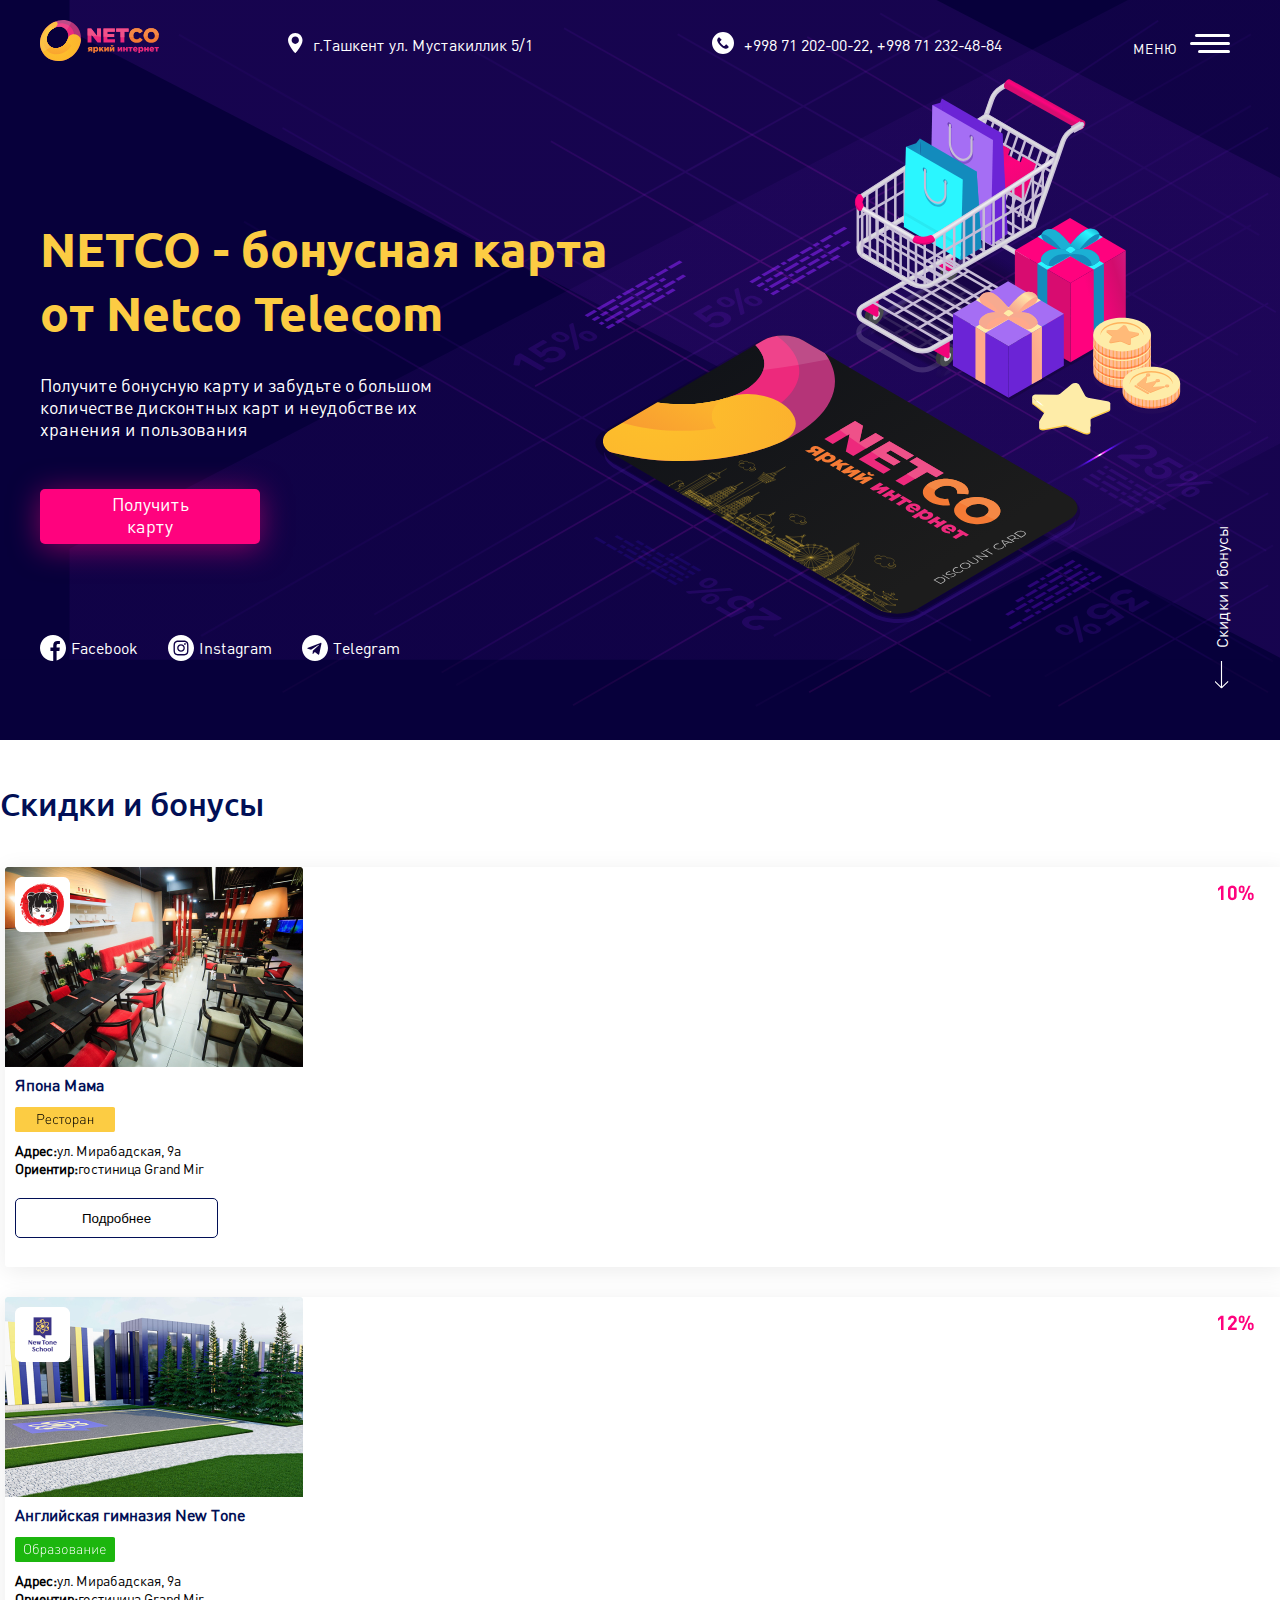
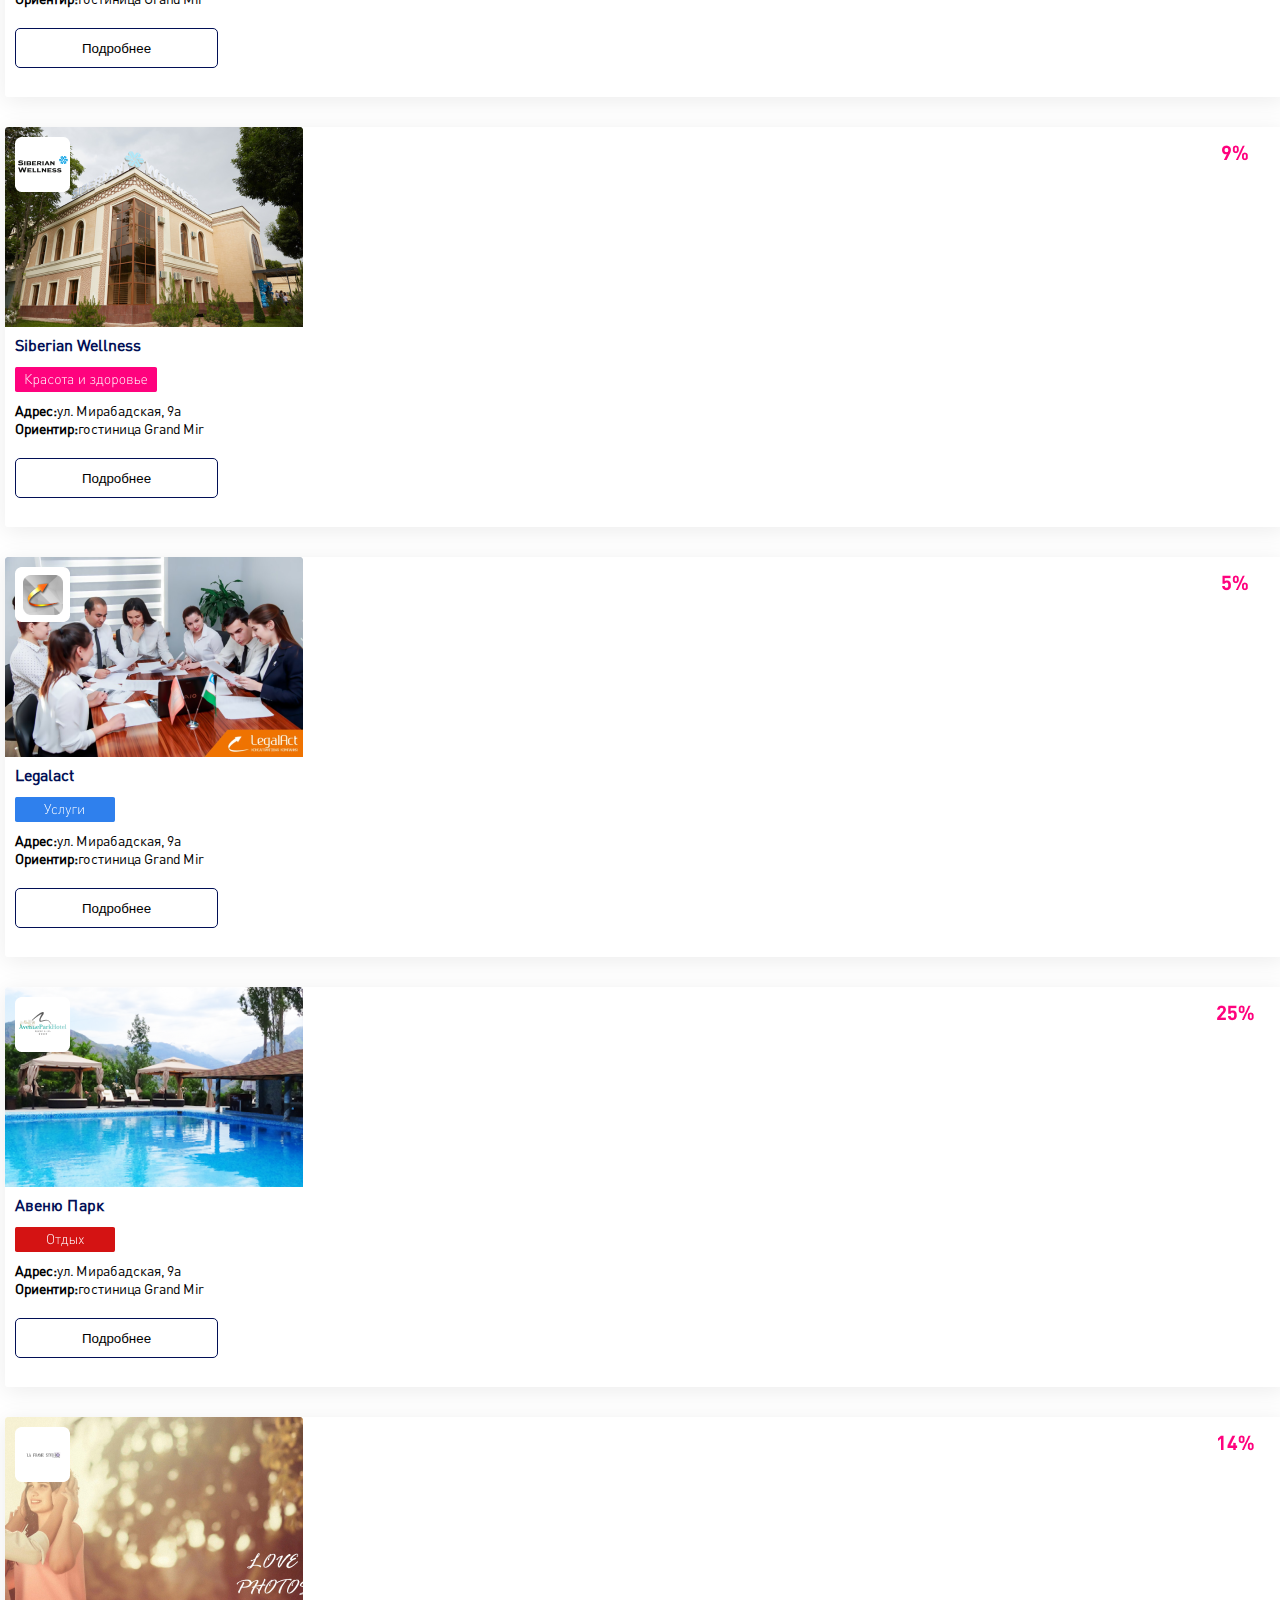
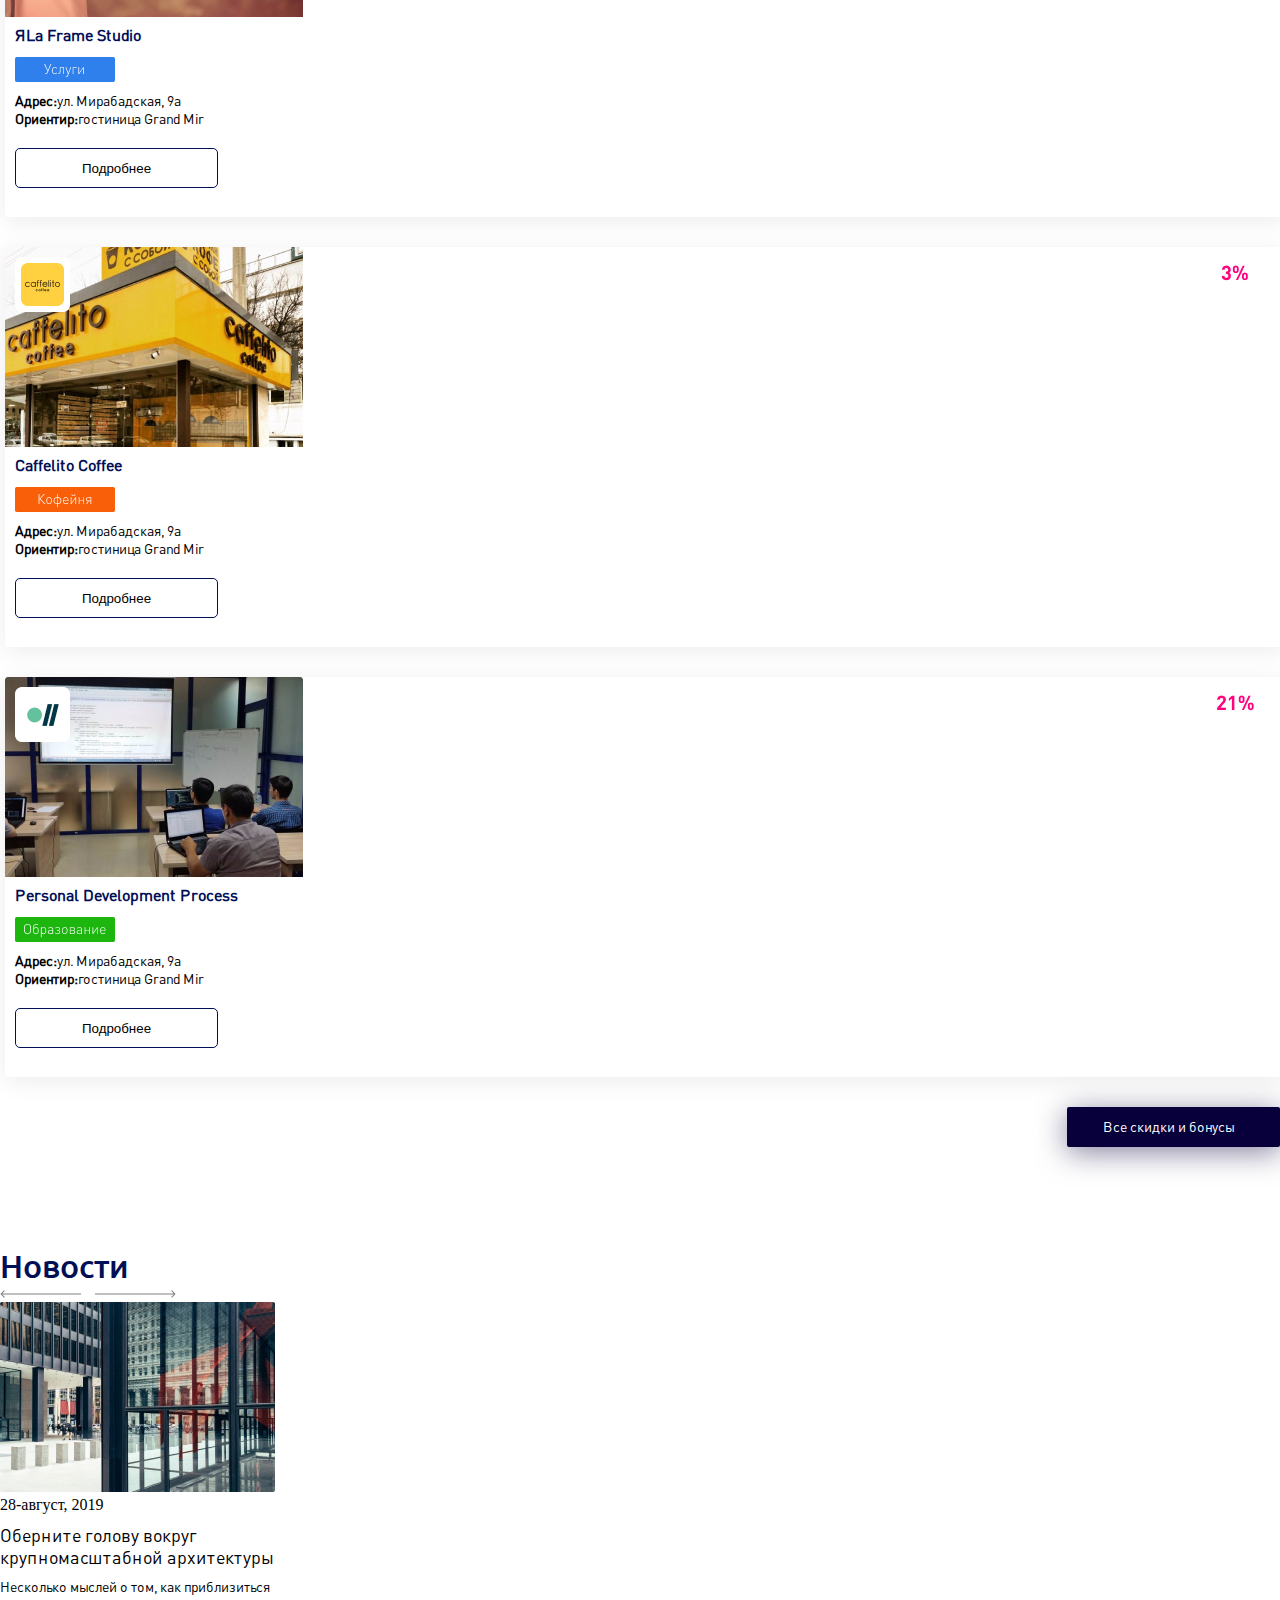
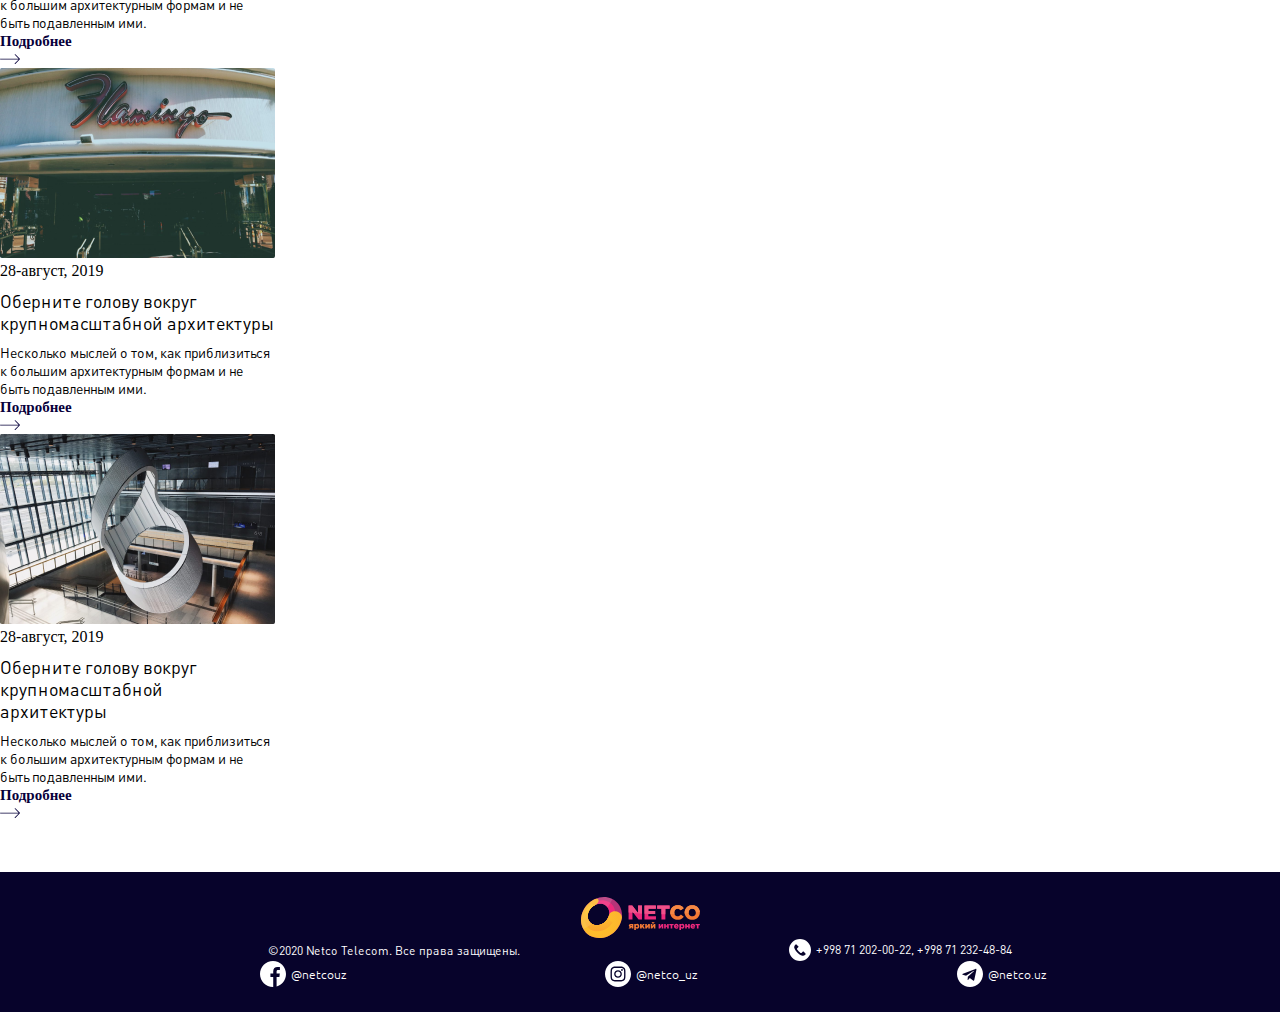
<file: index.html>
<!DOCTYPE html>
<html lang="en">

<head>
    <meta charset="UTF-8">
    <meta http-equiv="X-UA-Compatible" content="IE=edge">
    <meta name="viewport" content="width=device-width, initial-scale=1.0">
    <link rel="stylesheet" href="./css/main.css">
    <link href="https://cdn.jsdelivr.net/npm/bootstrap@5.0.2/dist/css/bootstrap.min.css" rel="stylesheet"
        integrity="sha384-EVSTQN3/azprG1Anm3QDgpJLIm9Nao0Yz1ztcQTwFspd3yD65VohhpuuCOmLASjC" crossorigin="anonymous">
    <title>NETCO</title>
    <link rel="shortcut icon" href="./imgs/logo/logoo.svg" type="image/x-icon">
</head>

<body>
    <!-- Start header -->

    <header>
        <div class="container1">
            <div class="container2">
                <div class="header__top ">
                    <div class="logo ">
                        <img src="./imgs/logo/Netco Logo.svg" alt="logo">
                    </div>
                    <div class="top__contact ">
                        <img src="./imgs/logo/location.svg" alt="">
                        <h6>г.Ташкент ул. Мустакиллик 5/1</h6>
                    </div>
                    <div class="top__contact ">
                        <img src="./imgs/logo/phone.svg" alt="iconphone">
                        <h6>+998 71 202-00-22, +998 71 232-48-84</h6>
                    </div>
                    <div class="menu" id="menu_icon">
                        <h5  >МЕНЮ</h5>
                        <img  src="./imgs/logo/Menu.svg" alt="menu">
                    </div>
                </div>




<div id="navbar">
    <div class="container">
        <div class="menu__top">
            <img src="./imgs/logo/Netco Logo.svg" alt="logo">
            <img class="close-x" src="./imgs/logo/x-circle.svg" alt="x-circle">
        </div>
        <ul>
            <li><a href="./index.html">Главная</a></li>
            <li><a href="./catalog.html">Каталог</a></li>
            <li class="useless"><a href="#">О компании</a></li>
            <li class="useless2"><a href="#news">Новости</a></li>
            <li class="useless"><a href="#">Партнёрам</a></li>
        </ul>
    </div>
</div>                



                <div class="header__hero">
                    <h2 class="md-fs-3 hero__first__title">NETCO - бонусная карта <br>
                        от Netco Telecom</h2>
                    <p>Получите бонусную карту и забудьте о большом <br>
                        количестве дисконтных карт и неудобстве их <br>
                        хранения и пользования</p>

                    <button class="btn1">Получить карту</button>
                </div>
                <div class="header__footer">
                    <div class="header__footer__left">
                        <div class="social__link">
                            <img src="./imgs/logo/soc1.svg" alt="social">
                            <p>Facebook</p>
                        </div>
                        <div class="social__link">
                            <img src="./imgs/logo/soc2.svg" alt="social">
                            <p>Instagram</p>
                        </div>
                        <div class="social__link">
                            <img src="./imgs/logo/soc3.svg" alt="social">
                            <p>Telegram</p>
                        </div>
                    </div>
                    <div class="header__footer__right">
                        <img src="./imgs/logo/vec1.svg" alt="vec">
                        <p>Скидки и бонусы</p>
                    </div>
                </div>
            </div>
        </div>


    </header>

    <!-- End header -->


    <!-- Start Bonus -->

    <section class="bonus">
        <div class="container mx-auto ">
            <h3 class="card__title">Скидки и бонусы</h3>
            <div class="row   ">
                <div class="col-sm-6 col-md-4 col-lg-3 sm__little ">
                    <div class="bonus__card">
                        <div class="card__img__1 card__img">
                            <img src="./imgs/card11.png" alt="cadr">
                            <img src="./imgs/card111.png" alt="cadr">
                        </div>
                        <h3>Япона Мама</h3>
                        <img class="color__img" src="./imgs/card1111.png" alt="color">
                        <p><span>Адрес:</span> ул. Мирабадская, 9а</p>
                        <p><span>Ориентир:</span>гостиница Grand Mir </p>
                        <button class="card__button">Подробнее</button>
                        </p>
                    </div>
                </div>
                <div class="col-sm-6 col-md-4 col-lg-3 sm__little">
                    <div class="bonus__card">
                        <div class="card__img__2 card__img">
                            <img src="./imgs/card22.png" alt="cadr">
                            <img src="./imgs/card222.png" alt="cadr">
                        </div>
                        <h3>Английская гимназия New Tone</h3>
                        <img class="color__img" src="./imgs/card2222.png" alt="color">
                        <p><span>Адрес:</span> ул. Мирабадская, 9а</p>
                        <p><span>Ориентир:</span>гостиница Grand Mir </p>
                        <button class="card__button">Подробнее</button>
                        </p>
                    </div>
                </div>
                <div class="col-sm-6 col-md-4 col-lg-3 sm__little">
                    <div class="bonus__card">
                        <div class="card__img__3 card__img">
                            <img src="./imgs/card33.png" alt="cadr">
                            <img src="./imgs/card333.png" alt="cadr">
                        </div>
                        <h3>Siberian Wellness</h3>
                        <img class="color__img" src="./imgs/card3333.png" alt="color">
                        <p><span>Адрес:</span> ул. Мирабадская, 9а</p>
                        <p><span>Ориентир:</span>гостиница Grand Mir </p>
                        <button class="card__button">Подробнее</button>
                        </p>
                    </div>
                </div>
                <div class="col-sm-6 col-md-4 col-lg-3 sm__little">
                    <div class="bonus__card">
                        <div class="card__img__4 card__img">
                            <img src="./imgs/card44.png" alt="cadr">
                            <img src="./imgs/card444.png" alt="cadr">
                        </div>
                        <h3>Legalact</h3>
                        <img class="color__img" src="./imgs/card4444.png" alt="color">
                        <p><span>Адрес:</span> ул. Мирабадская, 9а</p>
                        <p><span>Ориентир:</span>гостиница Grand Mir </p>
                        <button class="card__button">Подробнее</button>
                        </p>
                    </div>
                </div>
                <div class="col-sm-6 col-md-4 col-lg-3 sm__little">
                    <div class="bonus__card">
                        <div class="card__img__5 card__img">
                            <img src="./imgs/card55.png" alt="cadr">
                            <img src="./imgs/card555.png" alt="cadr">
                        </div>
                        <h3>Авеню Парк</h3>
                        <img class="color__img" src="./imgs/card5555.png" alt="color">
                        <p><span>Адрес:</span> ул. Мирабадская, 9а</p>
                        <p><span>Ориентир:</span>гостиница Grand Mir </p>
                        <button class="card__button">Подробнее</button>
                        </p>
                    </div>
                </div>
                <div class="col-sm-6 col-md-4 col-lg-3 sm__little">
                    <div class="bonus__card">
                        <div class="card__img__6 card__img">
                            <img src="./imgs/card66.png" alt="cadr">
                            <img src="./imgs/card666.png" alt="cadr">
                        </div>
                        <h3>ЯLa Frame Studio</h3>
                        <img class="color__img" src="./imgs/card6666.png" alt="color">
                        <p><span>Адрес:</span> ул. Мирабадская, 9а</p>
                        <p><span>Ориентир:</span>гостиница Grand Mir </p>
                        <button class="card__button">Подробнее</button>
                        </p>
                    </div>
                </div>
                <div class="col-sm-6 col-md-4 col-lg-3 sm__little">
                    <div class="bonus__card">
                        <div class="card__img__7 card__img">
                            <img src="./imgs/card77.png" alt="cadr">
                            <img src="./imgs/card777.png" alt="cadr">
                        </div>
                        <h3>Caffelito Coffee</h3>
                        <img class="color__img" src="./imgs/card7777.png" alt="color">
                        <p><span>Адрес:</span> ул. Мирабадская, 9а</p>
                        <p><span>Ориентир:</span>гостиница Grand Mir </p>
                        <button class="card__button">Подробнее</button>
                        </p>
                    </div>
                </div>
                <div class="col-sm-6 col-md-4 col-lg-3 sm__little">
                    <div class="bonus__card">
                        <div class="card__img__8 card__img">
                            <img src="./imgs/card88.png" alt="cadr">
                            <img src="./imgs/card888.png" alt="cadr">
                        </div>
                        <h3>Personal Development Process</h3>
                        <img class="color__img" src="./imgs/card8888.png" alt="color">
                        <p><span>Адрес:</span> ул. Мирабадская, 9а</p>
                        <p><span>Ориентир:</span>гостиница Grand Mir </p>
                        <button class="card__button">Подробнее</button>
                        </p>
                    </div>
                </div>

            </div>

            <div class="  btn2 d-sm-flex   bonus__button">Все скидки и бонусы</div>
            <div class="clr"></div>
        </div>
    </section>

    <!-- End Bonus -->


    <!-- Start News -->

    <section class="news" id="news">
        <div class="news__top container d-flex justify-content-between aling-items-center">
            <h3>Новости</h3>
            <div class="vectors">
                <a href="#"><img class=" vekki rotate__vector" src="./imgs/logo/news_vec.svg" alt="right"></a>
                <a href="#"><img class="vekki" src="./imgs/logo/news_vec.svg" alt="left"></a>
            </div>
        </div>

        <div class="container mt-3 ">
            <div class=" row d-flex justify-content-center ">
                <div class="col-md-6 col-lg-4 ">
                    <div class="card1 mx-auto" style="width: 18rem;">
                        <img src="./imgs/news2.png" class="card-img-top" alt="newsimg">
                        <figcaption class="figure-caption">28-август, 2019</figcaption>
                        <h5 class="card__title">Оберните голову вокруг <br>
                            крупномасштабной архитектуры</h5>
                        <p class="card-text">Несколько мыслей о том, как приблизиться <br> к большим архитектурным
                            формам и не <br> быть подавленным ими.</p>
                        <a href="#" class="d-flex pod">
                            <h6>Подробнее</h6>
                            <img src="./imgs/logo/newsvec.svg" alt="vec">
                        </a>
                    </div>
                </div>
                <div class="col-md-6 col-lg-4 ">
                    <div class="card1 mx-auto" style="width: 18rem;">
                        <img src="./imgs/news3.png" class="card-img-top" alt="newsimg">
                        <figcaption class="figure-caption">28-август, 2019</figcaption>

                        <h5 class="card__title">Оберните голову вокруг <br>
                            крупномасштабной архитектуры</h5>
                        <p class="card-text">Несколько мыслей о том, как приблизиться <br> к большим архитектурным
                            формам и не <br> быть подавленным ими.</p>
                        <a href="#" class="d-flex pod">
                            <h6>Подробнее</h6>
                            <img src="./imgs/logo/newsvec.svg" alt="vec">
                        </a>

                    </div>
                </div>
                <div class="col-md-6 col-lg-4">
                    <div class=" card1 mx-auto " style="width: 17rem;">
                        <img src="./imgs/news1.png" class="card-img-top" alt="newsimg">
                        <figcaption class="figure-caption">28-август, 2019</figcaption>

                        <h5 class="card__title">Оберните голову вокруг <br>
                            крупномасштабной архитектуры</h5>
                        <p class="card-text">Несколько мыслей о том, как приблизиться <br> к большим архитектурным
                            формам и не <br> быть подавленным ими.</p>
                        <a href="#" class="d-flex pod">
                            <h6>Подробнее</h6>
                            <img src="./imgs/logo/newsvec.svg" alt="vec">
                        </a>

                    </div>
                </div>
            </div>
        </div>
    </section>

    <!-- End News -->

    <!-- Footer -->

    <footer >
        <div class="container">
            <div class="row ">
                <div class="col-sm-12 col-md-3 col-lg-2 footer__card">
                    <img src="./imgs/logo/Netco Logo.svg" alt="logo">
                </div>
                <div class="col-sm-12 col-md-5 col-lg-7 footer__card footer__card2 footer__card22">
                    <p class="copy">&copy;2020 Netco Telecom. Все права защищены.</p>
                    <div class="tel">
                        <img src="./imgs/logo/phone.svg" alt="phone">
                        <p class="tel__num">+998 71 202-00-22, +998 71 232-48-84</p>
                    </div>
                </div>
                <div class="col-sm-12 col-md-4 col-lg-3 footer__card footer__card2 ">
                    <div class="social__link"><a href="#"><img src="./imgs/logo/social1.svg" alt="social">
                            <p>@netcouz</p>
                        </a></div>
                    <div class="social__link"><a href="#"><img src="./imgs/logo/social2.svg" alt="social">
                            <p>@netco_uz</p>
                        </a></div>
                    <div class="social__link"><a href="#"><img src="./imgs/logo/social3.svg" alt="social">
                            <p>@netco.uz</p>
                        </a></div>
                </div>
            </div>
        </div>
    </footer>

    <!-- Footer -->


    <script src="./script.js"></script>
</body>

</html>
</file>
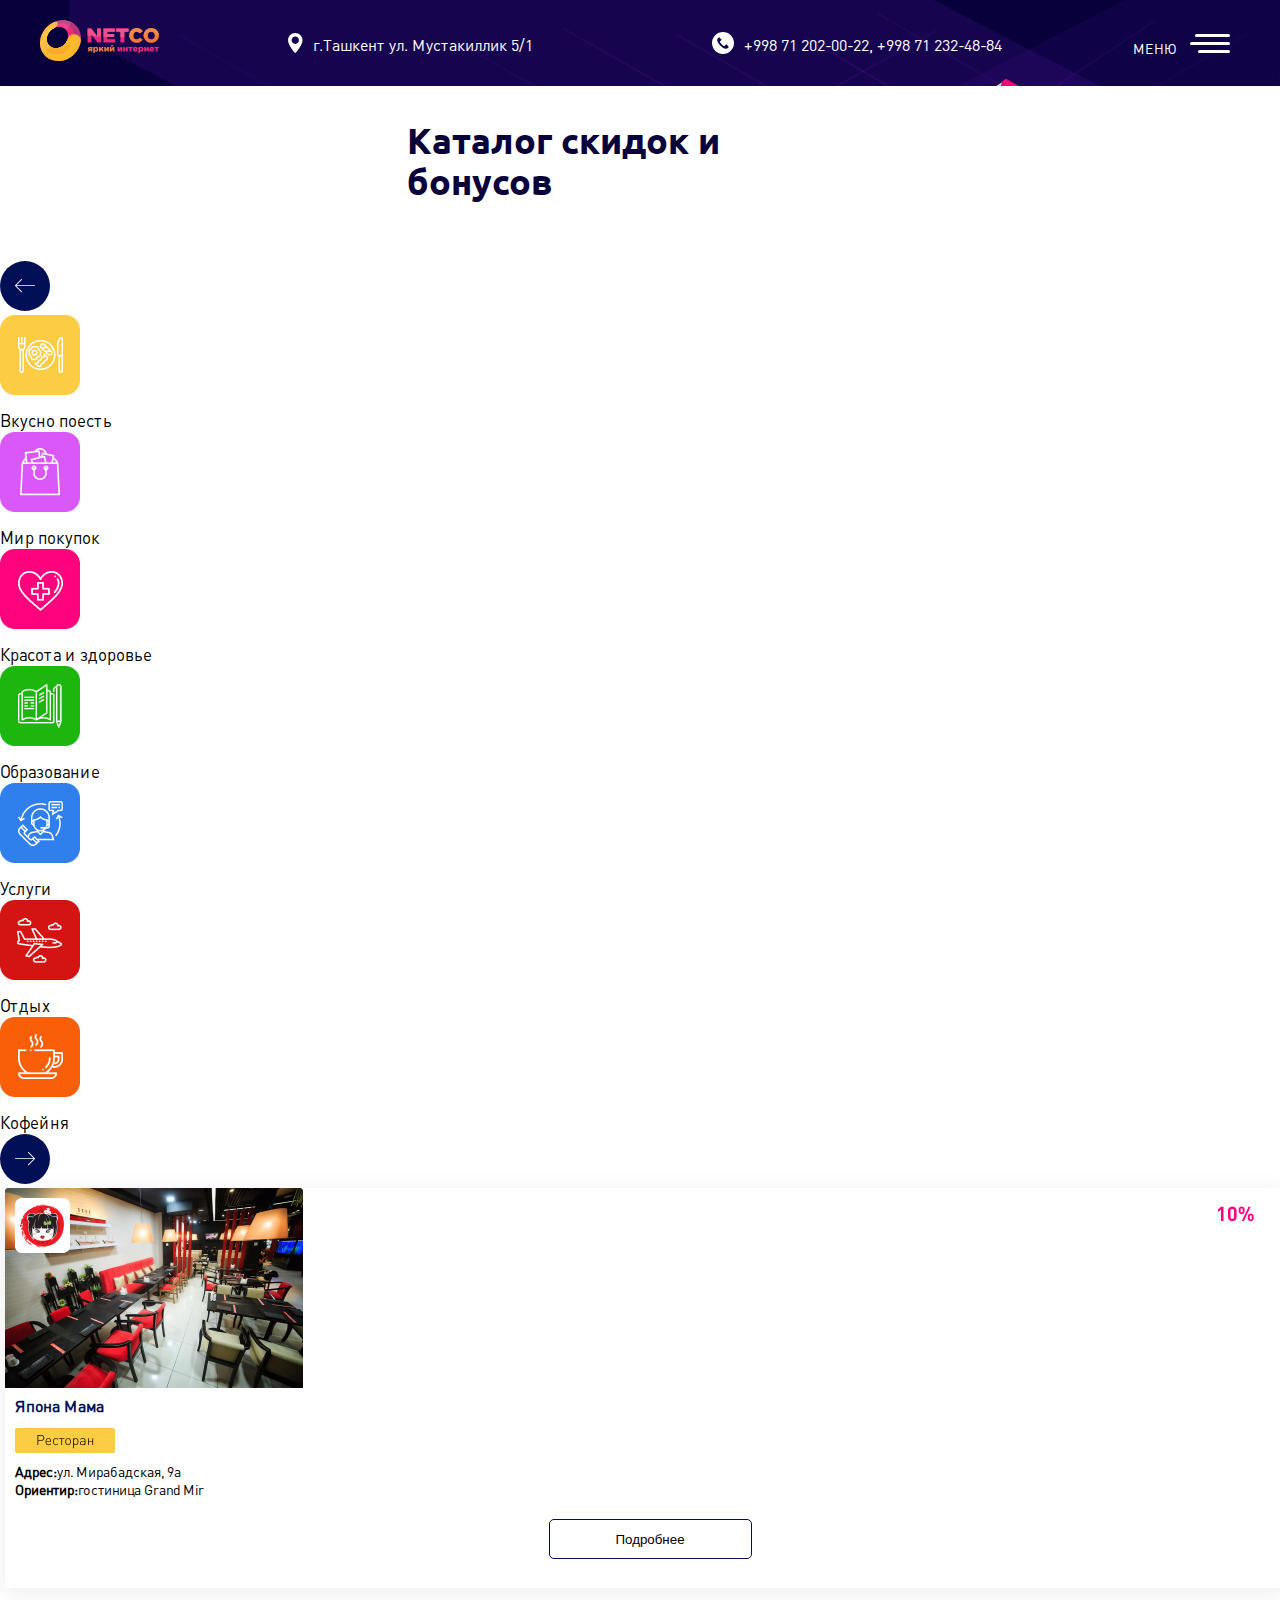
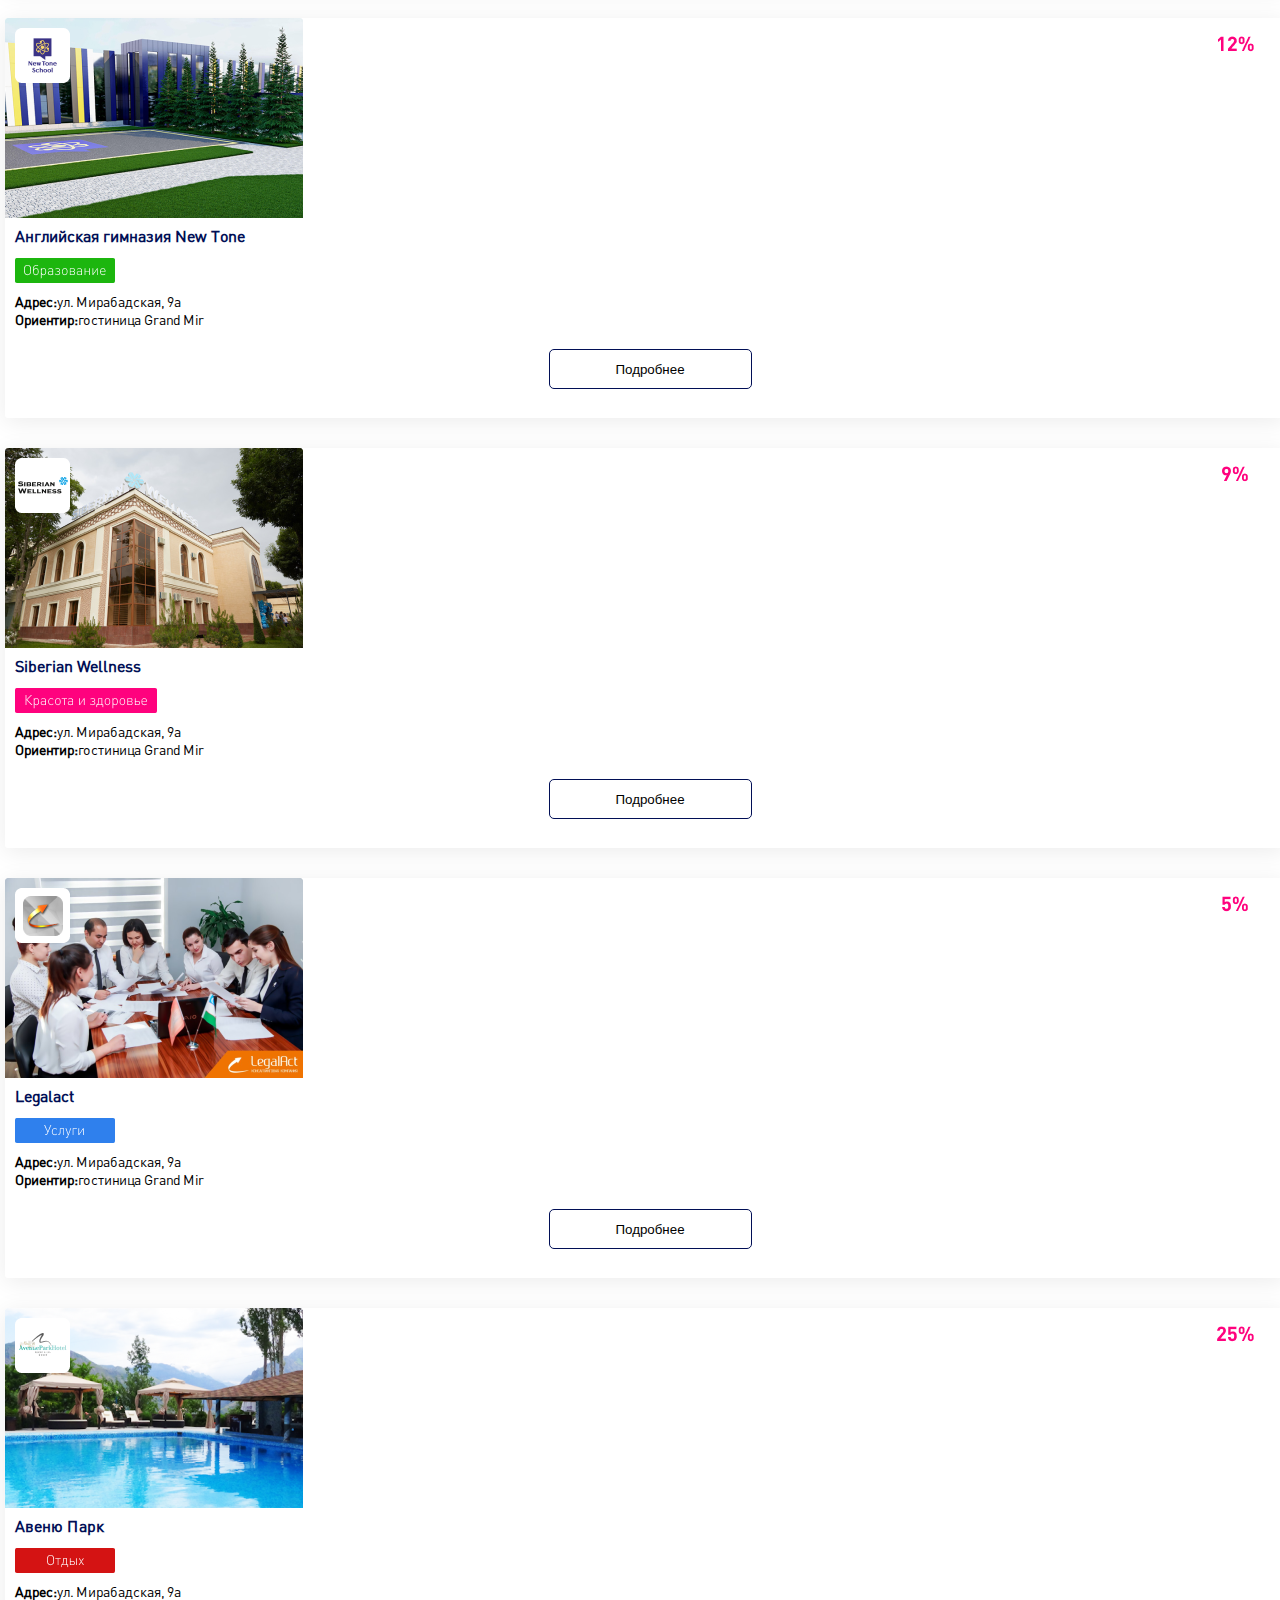
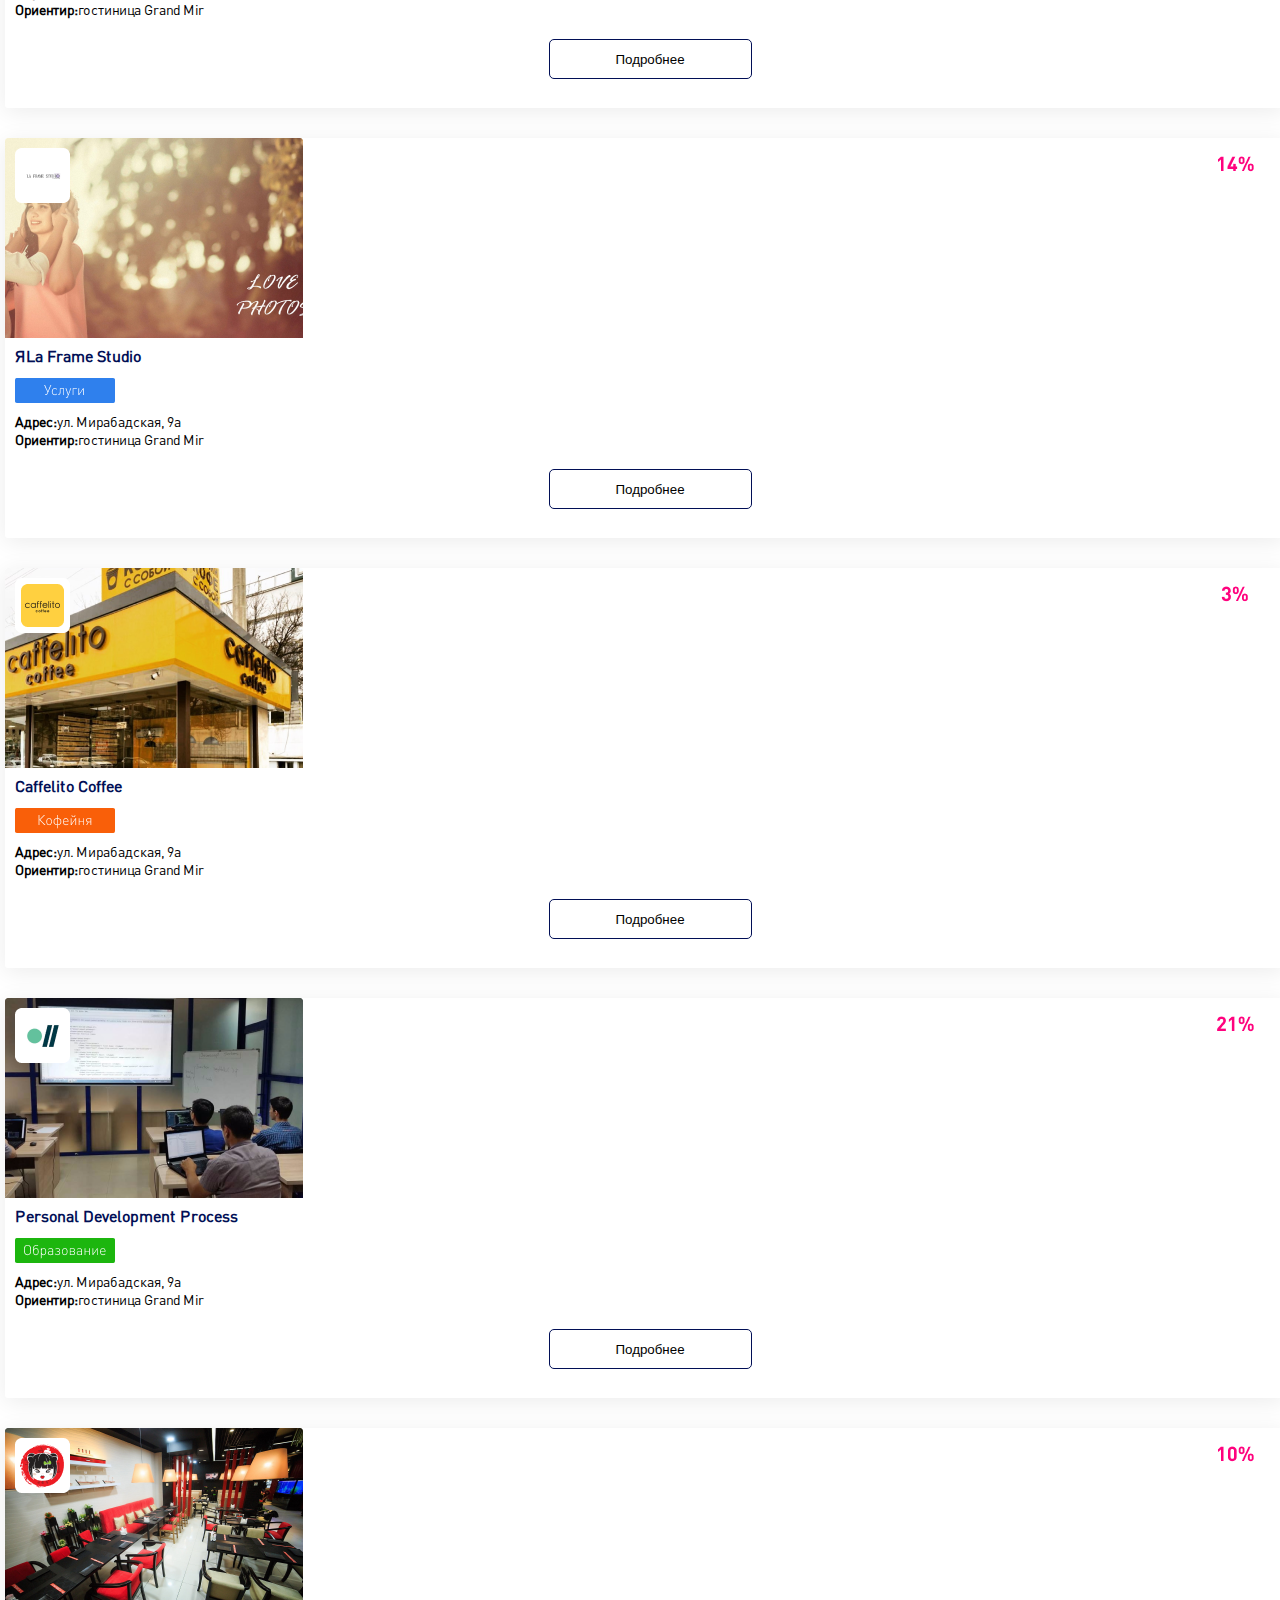
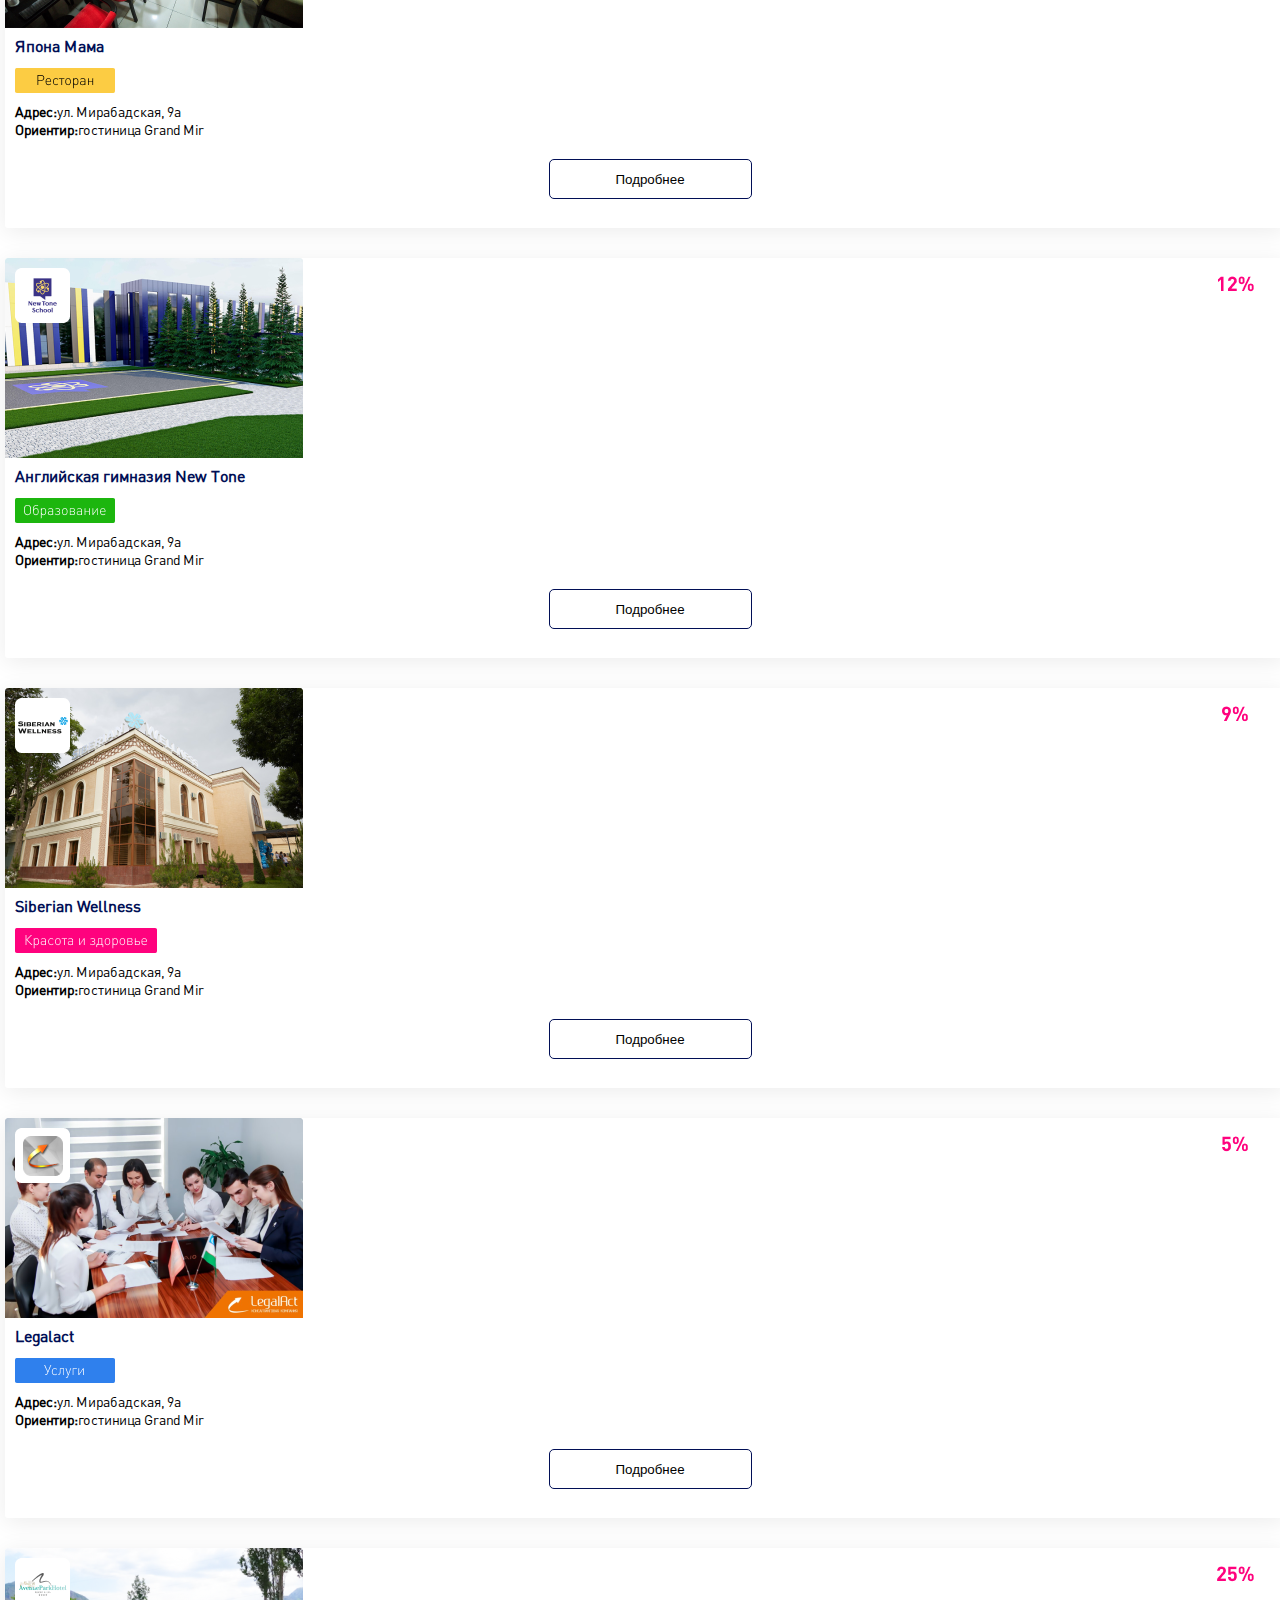
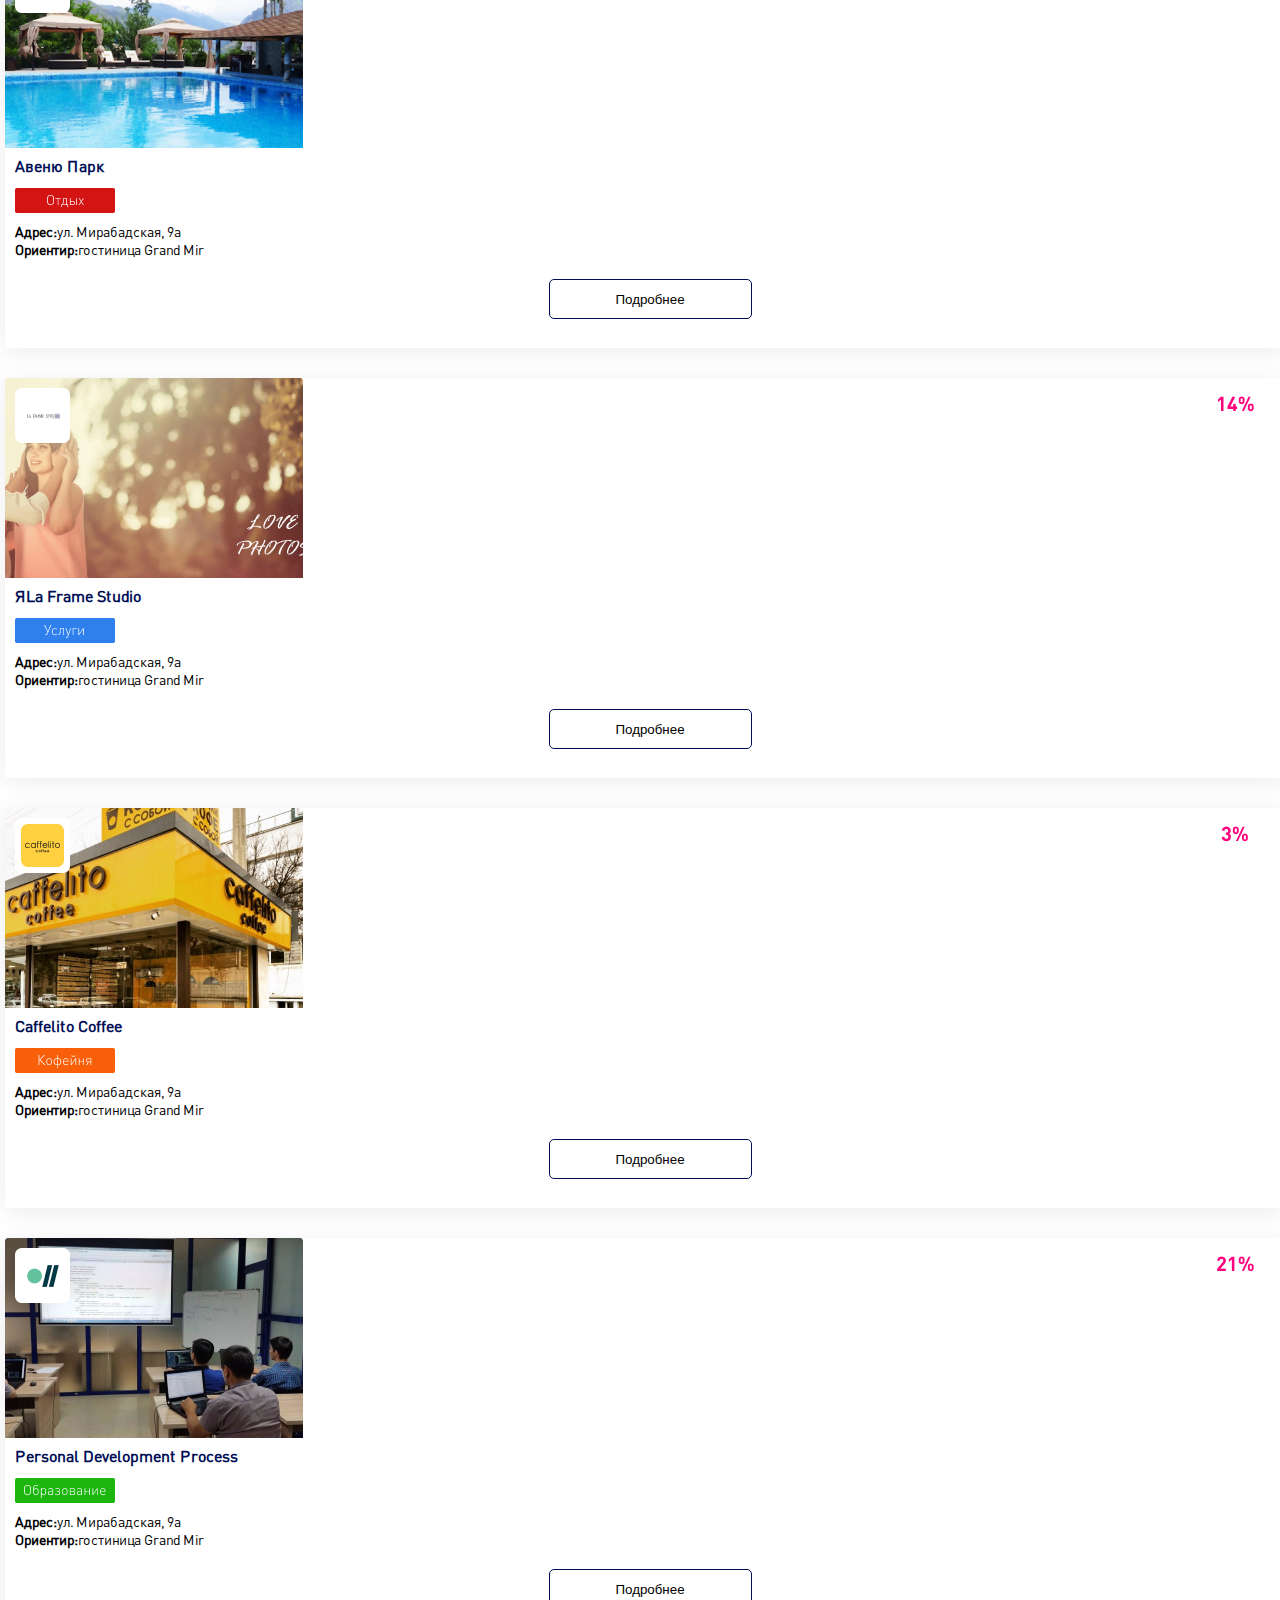
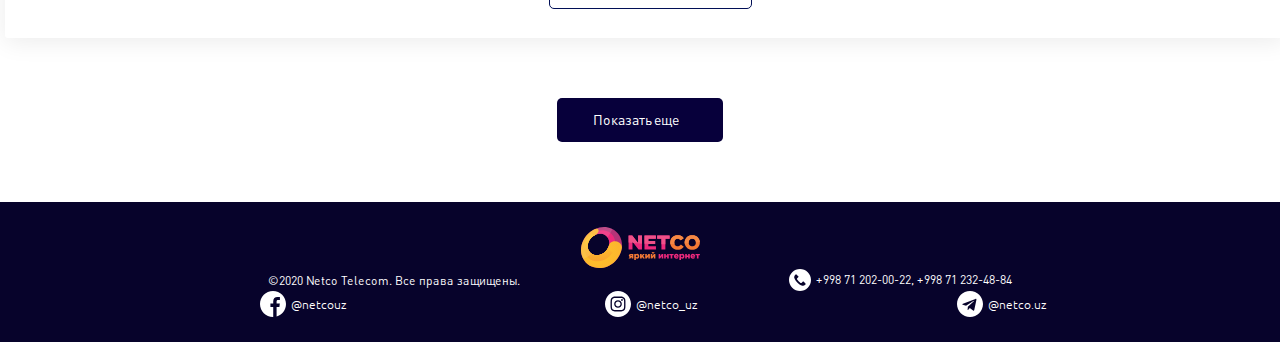
<file: catalog.html>
<!DOCTYPE html>
<html lang="en">

<head>
    <meta charset="UTF-8">
    <meta http-equiv="X-UA-Compatible" content="IE=edge">
    <meta name="viewport" content="width=device-width, initial-scale=1.0">
    <link rel="stylesheet" href="./css/main.css">
    <link href="https://cdn.jsdelivr.net/npm/bootstrap@5.0.2/dist/css/bootstrap.min.css" rel="stylesheet"
        integrity="sha384-EVSTQN3/azprG1Anm3QDgpJLIm9Nao0Yz1ztcQTwFspd3yD65VohhpuuCOmLASjC" crossorigin="anonymous">
    <title>Catalod</title>
    <link rel="shortcut icon" href="./imgs/logo/logoo.svg" type="image/x-icon">
    
</head>

<body>
    <header class="catalog__header">
        <div class="container1">
            <div class="container2">
                <div class="header__top ">
                    <div class="logo ">
                        <img src="./imgs/logo/Netco Logo.svg" alt="logo">
                    </div>
                    <div class="top__contact ">
                        <img src="./imgs/logo/location.svg" alt="">
                        <h6>г.Ташкент ул. Мустакиллик 5/1</h6>
                    </div>
                    <div class="top__contact ">
                        <img src="./imgs/logo/phone.svg" alt="iconphone">
                        <h6>+998 71 202-00-22, +998 71 232-48-84</h6>
                    </div>
                    <div class="menu" id="menu_icon">
                        <h5>МЕНЮ</h5>
                        <img src="./imgs/logo/Menu.svg" alt="menu">
                    </div>
                </div>
            </div>
        </div>
    </header>



    

    
<div id="navbar">
    <div class="container">
        <div class="menu__top">
            <img src="./imgs/logo/Netco Logo.svg" alt="logo">
            <img class="close-x" src="./imgs/logo/x-circle.svg" alt="x-circle">
        </div>
        <ul>
            <li><a href="./index.html">Главная</a></li>
            <li><a href="./catalog.html">Каталог</a></li>
            <li class="useless"><a href="#">О компании</a></li>
            <li class="useless2"><a href="#">Новости</a></li>
            <li class="useless"><a href="#">Партнёрам</a></li>
        </ul>
    </div>
</div>                






    <div class="catalog__hero">
        <div class="container1">
            <h2 class="catalog__hero__title">
                Каталог скидок и бонусов
            </h2>
            <div class="container">
                <div class="row align-items-center">
                    <div class="col mb-4   text-end vecctor px-0"><img class="ar_btn" src="./imgs/logo/Left.svg" alt="left"></div>
                    <div class="col kick2  text-center px-0"><img src="./imgs/logo/cat1.png" alt="catal"><p>Вкусно поесть</p></div>
                    <div class="col kick3 mb-1 text-center px-0"><img src="./imgs/logo/cat2.png" alt="catal"><p>Мир покупок</p></div>
                    <div class="col kick1 mb-2 text-center px-0"><img src="./imgs/logo/cat3.png" alt="catal"><p>Красота и здоровье</p></div>
                    <div class="col mb-1 text-center px-0"><img src="./imgs/logo/cat4.png" alt="catal"><p>Образование</p></div>
                    <div class="col mb-2 kick2 text-center px-0"><img src="./imgs/logo/cat5.png" alt="catal"><p>Услуги</p></div>
                    <div class="col mb-1 text-center px-0"><img src="./imgs/logo/cat6.png" alt="catal"><p>Отдых</p></div>
                    <div class="col kick1 text-center px-0"><img src="./imgs/logo/cat7.png" alt="catal"><p>Кофейня</p></div>
                    <div class="col mb-4  text-left vecctor px-0"><img class="ar_btn" src="./imgs/logo/Right.svg" alt="right"></div>
                </div>
            </div>
            
        </div>
    </div>


    <section class="bonus mt-5 pt-5">
        <div class="container mx-auto katalog__container ">
            <div class="row  ">
                <div class="col-sm-6 col-md-4 col-lg-3 sm__little ">
                    <div class="bonus__card">
                        <div class="card__img__1 card__img">
                            <img src="./imgs/card11.png" alt="cadr">
                            <img src="./imgs/card111.png" alt="cadr">
                        </div>
                        <h3>Япона Мама</h3>
                        <img class="color__img" src="./imgs/card1111.png" alt="color">
                        <p><span>Адрес:</span> ул. Мирабадская, 9а</p>
                        <p><span>Ориентир:</span>гостиница Grand Mir </p>
                        <button class="card__button">Подробнее</button>
                        </p>
                    </div>
                </div>
                <div class="col-sm-6 col-md-4 col-lg-3 sm__little">
                    <div class="bonus__card">
                        <div class="card__img__2 card__img">
                            <img src="./imgs/card22.png" alt="cadr">
                            <img src="./imgs/card222.png" alt="cadr">
                        </div>
                        <h3>Английская гимназия New Tone</h3>
                        <img class="color__img" src="./imgs/card2222.png" alt="color">
                        <p><span>Адрес:</span> ул. Мирабадская, 9а</p>
                        <p><span>Ориентир:</span>гостиница Grand Mir </p>
                        <button class="card__button">Подробнее</button>
                        </p>
                    </div>
                </div>
                <div class="col-sm-6 col-md-4 col-lg-3 sm__little">
                    <div class="bonus__card">
                        <div class="card__img__3 card__img">
                            <img src="./imgs/card33.png" alt="cadr">
                            <img src="./imgs/card333.png" alt="cadr">
                        </div>
                        <h3>Siberian Wellness</h3>
                        <img class="color__img" src="./imgs/card3333.png" alt="color">
                        <p><span>Адрес:</span> ул. Мирабадская, 9а</p>
                        <p><span>Ориентир:</span>гостиница Grand Mir </p>
                        <button class="card__button">Подробнее</button>
                        </p>
                    </div>
                </div>
                <div class="col-sm-6 col-md-4 col-lg-3 sm__little">
                    <div class="bonus__card">
                        <div class="card__img__4 card__img">
                            <img src="./imgs/card44.png" alt="cadr">
                            <img src="./imgs/card444.png" alt="cadr">
                        </div>
                        <h3>Legalact</h3>
                        <img class="color__img" src="./imgs/card4444.png" alt="color">
                        <p><span>Адрес:</span> ул. Мирабадская, 9а</p>
                        <p><span>Ориентир:</span>гостиница Grand Mir </p>
                        <button class="card__button">Подробнее</button>
                        </p>
                    </div>
                </div>
                <div class="col-sm-6 col-md-4 col-lg-3 sm__little">
                    <div class="bonus__card">
                        <div class="card__img__5 card__img">
                            <img src="./imgs/card55.png" alt="cadr">
                            <img src="./imgs/card555.png" alt="cadr">
                        </div>
                        <h3>Авеню Парк</h3>
                        <img class="color__img" src="./imgs/card5555.png" alt="color">
                        <p><span>Адрес:</span> ул. Мирабадская, 9а</p>
                        <p><span>Ориентир:</span>гостиница Grand Mir </p>
                        <button class="card__button">Подробнее</button>
                        </p>
                    </div>
                </div>
                <div class="col-sm-6 col-md-4 col-lg-3 sm__little">
                    <div class="bonus__card">
                        <div class="card__img__6 card__img">
                            <img src="./imgs/card66.png" alt="cadr">
                            <img src="./imgs/card666.png" alt="cadr">
                        </div>
                        <h3>ЯLa Frame Studio</h3>
                        <img class="color__img" src="./imgs/card6666.png" alt="color">
                        <p><span>Адрес:</span> ул. Мирабадская, 9а</p>
                        <p><span>Ориентир:</span>гостиница Grand Mir </p>
                        <button class="card__button">Подробнее</button>
                        </p>
                    </div>
                </div>
                <div class="col-sm-6 col-md-4 col-lg-3 sm__little">
                    <div class="bonus__card">
                        <div class="card__img__7 card__img">
                            <img src="./imgs/card77.png" alt="cadr">
                            <img src="./imgs/card777.png" alt="cadr">
                        </div>
                        <h3>Caffelito Coffee</h3>
                        <img class="color__img" src="./imgs/card7777.png" alt="color">
                        <p><span>Адрес:</span> ул. Мирабадская, 9а</p>
                        <p><span>Ориентир:</span>гостиница Grand Mir </p>
                        <button class="card__button">Подробнее</button>
                        </p>
                    </div>
                </div>
                <div class="col-sm-6 col-md-4 col-lg-3 sm__little">
                    <div class="bonus__card">
                        <div class="card__img__8 card__img">
                            <img src="./imgs/card88.png" alt="cadr">
                            <img src="./imgs/card888.png" alt="cadr">
                        </div>
                        <h3>Personal Development Process</h3>
                        <img class="color__img" src="./imgs/card8888.png" alt="color">
                        <p><span>Адрес:</span> ул. Мирабадская, 9а</p>
                        <p><span>Ориентир:</span>гостиница Grand Mir </p>
                        <button class="card__button">Подробнее</button>
                        </p>
                    </div>
                </div>

            
                <div class="col-sm-6 col-md-4 col-lg-3 sm__little">
                    <div class="bonus__card">
                        <div class="card__img__1 card__img">
                            <img src="./imgs/card11.png" alt="cadr">
                            <img src="./imgs/card111.png" alt="cadr">
                        </div>
                        <h3>Япона Мама</h3>
                        <img class="color__img" src="./imgs/card1111.png" alt="color">
                        <p><span>Адрес:</span> ул. Мирабадская, 9а</p>
                        <p><span>Ориентир:</span>гостиница Grand Mir </p>
                        <button class="card__button">Подробнее</button>
                        </p>
                    </div>
                </div>
                <div class="col-sm-6 col-md-4 col-lg-3 sm__little">
                    <div class="bonus__card">
                        <div class="card__img__2 card__img">
                            <img src="./imgs/card22.png" alt="cadr">
                            <img src="./imgs/card222.png" alt="cadr">
                        </div>
                        <h3>Английская гимназия New Tone</h3>
                        <img class="color__img" src="./imgs/card2222.png" alt="color">
                        <p><span>Адрес:</span> ул. Мирабадская, 9а</p>
                        <p><span>Ориентир:</span>гостиница Grand Mir </p>
                        <button class="card__button">Подробнее</button>
                        </p>
                    </div>
                </div>
                <div class="col-sm-6 col-md-4 col-lg-3 sm__little">
                    <div class="bonus__card">
                        <div class="card__img__3 card__img">
                            <img src="./imgs/card33.png" alt="cadr">
                            <img src="./imgs/card333.png" alt="cadr">
                        </div>
                        <h3>Siberian Wellness</h3>
                        <img class="color__img" src="./imgs/card3333.png" alt="color">
                        <p><span>Адрес:</span> ул. Мирабадская, 9а</p>
                        <p><span>Ориентир:</span>гостиница Grand Mir </p>
                        <button class="card__button">Подробнее</button>
                        </p>
                    </div>
                </div>
                <div class="col-sm-6 col-md-4 col-lg-3 sm__little">
                    <div class="bonus__card">
                        <div class="card__img__4 card__img">
                            <img src="./imgs/card44.png" alt="cadr">
                            <img src="./imgs/card444.png" alt="cadr">
                        </div>
                        <h3>Legalact</h3>
                        <img class="color__img" src="./imgs/card4444.png" alt="color">
                        <p><span>Адрес:</span> ул. Мирабадская, 9а</p>
                        <p><span>Ориентир:</span>гостиница Grand Mir </p>
                        <button class="card__button">Подробнее</button>
                        </p>
                    </div>
                </div>
                <div class="col-sm-6 col-md-4 col-lg-3 sm__little">
                    <div class="bonus__card">
                        <div class="card__img__5 card__img">
                            <img src="./imgs/card55.png" alt="cadr">
                            <img src="./imgs/card555.png" alt="cadr">
                        </div>
                        <h3>Авеню Парк</h3>
                        <img class="color__img" src="./imgs/card5555.png" alt="color">
                        <p><span>Адрес:</span> ул. Мирабадская, 9а</p>
                        <p><span>Ориентир:</span>гостиница Grand Mir </p>
                        <button class="card__button">Подробнее</button>
                        </p>
                    </div>
                </div>
                <div class="col-sm-6 col-md-4 col-lg-3 sm__little">
                    <div class="bonus__card">
                        <div class="card__img__6 card__img">
                            <img src="./imgs/card66.png" alt="cadr">
                            <img src="./imgs/card666.png" alt="cadr">
                        </div>
                        <h3>ЯLa Frame Studio</h3>
                        <img class="color__img" src="./imgs/card6666.png" alt="color">
                        <p><span>Адрес:</span> ул. Мирабадская, 9а</p>
                        <p><span>Ориентир:</span>гостиница Grand Mir </p>
                        <button class="card__button">Подробнее</button>
                        </p>
                    </div>
                </div>
                <div class="col-sm-6 col-md-4 col-lg-3 sm__little">
                    <div class="bonus__card">
                        <div class="card__img__7 card__img">
                            <img src="./imgs/card77.png" alt="cadr">
                            <img src="./imgs/card777.png" alt="cadr">
                        </div>
                        <h3>Caffelito Coffee</h3>
                        <img class="color__img" src="./imgs/card7777.png" alt="color">
                        <p><span>Адрес:</span> ул. Мирабадская, 9а</p>
                        <p><span>Ориентир:</span>гостиница Grand Mir </p>
                        <button class="card__button">Подробнее</button>
                        </p>
                    </div>
                </div>
                <div class="col-sm-6 col-md-4 col-lg-3 sm__little">
                    <div class="bonus__card">
                        <div class="card__img__8 card__img">
                            <img src="./imgs/card88.png" alt="cadr">
                            <img src="./imgs/card888.png" alt="cadr">
                        </div>
                        <h3>Personal Development Process</h3>
                        <img class="color__img" src="./imgs/card8888.png" alt="color">
                        <p><span>Адрес:</span> ул. Мирабадская, 9а</p>
                        <p><span>Ориентир:</span>гостиница Grand Mir </p>
                        <button class="card__button">Подробнее</button>
                        </p>
                    </div>
                </div>

            </div>
        </div>
    </section>

    <button class="btn3">Показать еще</button>



    <footer>
        <div class="container">
            <div class="row ">
                <div class="col-sm-12 col-md-4 col-lg-2 footer__card">
                    <img src="./imgs/logo/Netco Logo.svg" alt="logo">
                </div>
                <div class="col-sm-12 col-md-4 col-lg-7 footer__card footer__card2 footer__card22">
                    <p class="copy">&copy;2020 Netco Telecom. Все права защищены.</p>
                    <div class="tel">
                        <img src="./imgs/logo/phone.svg" alt="phone">
                        <p class="tel__num">+998 71 202-00-22, +998 71 232-48-84</p>
                    </div>
                </div>
                <div class="col-sm-12 col-md-4 col-lg-3 footer__card footer__card2  ">
                    <div class="social__link"><a href="#"><img src="./imgs/logo/social1.svg" alt="social">
                            <p>@netcouz</p>
                        </a></div>
                    <div class="social__link"><a href="#"><img src="./imgs/logo/social2.svg" alt="social">
                            <p>@netco_uz</p>
                        </a></div>
                    <div class="social__link"><a href="#"><img src="./imgs/logo/social3.svg" alt="social">
                            <p>@netco.uz</p>
                        </a></div>
                </div>
            </div>
        </div>
    </footer>


    <script src="./script.js"></script>
</body>

</html>
</file>
<file: css/main.css>
@import url("https://fonts.googleapis.com/css2?family=Ubuntu:wght@400;500;700&display=swap");
* {
  margin: 0;
  padding: 0;
  box-sizing: border-box;
}

html {
  scroll-behavior: smooth;
}

ul {
  list-style: none;
}

a {
  text-decoration: none;
}

.clr {
  clear: both;
}

.container1 {
  width: 100%;
  max-width: 1440px;
  margin: 0 auto;
}

.container2 {
  width: 100%;
  max-width: 1200px;
  margin: 0 auto;
}

header {
  background-color: #07003B;
  height: 740px;
  margin: 0 auto;
}
header .container1 {
  background-image: url(../imgs/Bg.svg);
  background-size: cover;
  margin: 0 auto;
}

.header__top {
  display: flex;
  justify-content: space-between;
  align-items: center;
  padding: 20px 0;
}
.header__top .top__contact,
.header__top .menu {
  display: flex;
  align-items: center;
}
.header__top .top__contact img,
.header__top .menu img {
  margin: 10px;
}
.header__top .top__contact h6,
.header__top .menu h6 {
  width: 270px;
  height: 16px;
  font-family: "DIN Pro";
  font-style: normal;
  font-weight: 400;
  font-size: 16px;
  line-height: 20px;
  color: #FFFFFF;
}
.header__top .top__contact h5,
.header__top .menu h5 {
  width: 37px;
  height: 4px;
  font-family: "DIN Pro";
  font-style: normal;
  font-weight: 500;
  font-size: 14px;
  line-height: 15px;
  color: #FFFFFF;
  margin-right: 10px;
}
.header__top .menu:hover {
  cursor: pointer;
  transform: scale(1.05);
  transition: 0.5s;
}

.header__hero h2 {
  margin-top: 130px;
  width: 676px;
  height: 128px;
  font-family: "Ubuntu";
  font-style: normal;
  font-weight: 700;
  font-size: 3rem;
  line-height: 64px;
  color: #FCCC43;
}
.header__hero p {
  margin-top: 30px;
  width: 464px;
  height: 65px;
  font-family: "DIN Pro";
  font-style: normal;
  font-weight: 400;
  font-size: 18px;
  line-height: 22px;
  color: #FFFFFF;
}
.header__hero .btn1 {
  width: 220px;
  height: 55px;
  background: #FF027E;
  box-shadow: 0px 4px 30px rgba(255, 2, 126, 0.5);
  border-radius: 5px;
  border: none;
  font-family: "DIN Pro";
  font-style: normal;
  font-weight: 400;
  font-size: 18px;
  line-height: 22px;
  display: flex;
  align-items: center;
  text-align: center;
  color: #FFFFFF;
  padding: 14px 47px 17px 47px;
  margin-top: 50px;
}

.header__footer {
  display: flex;
  justify-content: space-between;
  align-items: center;
  margin-top: 45px;
  margin-right: -60px;
}
.header__footer__left {
  display: flex;
  gap: 30px;
}
.header__footer__left .social__link {
  display: flex;
  align-items: center;
  gap: 5px;
}
.header__footer__left .social__link p {
  margin-bottom: 0;
  font-family: "DIN Pro";
  font-style: normal;
  font-weight: 300;
  font-size: 16px;
  line-height: 21px;
  color: #FFFFFF;
}
.header__footer__right {
  display: flex;
  align-items: center;
  gap: 20px;
  transform: rotate(-90deg);
  margin-bottom: 90px;
}
.header__footer__right img {
  transform: rotate(90deg);
}
.header__footer__right p {
  font-family: "DIN Pro";
  font-style: normal;
  font-weight: 300;
  font-size: 16px;
  line-height: 21px;
  color: #FFFFFF;
  margin-bottom: 0;
}

section.bonus .card__title {
  margin: 45px 0;
  font-family: "Ubuntu";
  font-style: normal;
  font-weight: 500;
  font-size: 32px;
  line-height: 37px;
  color: #010F56;
}
section.bonus .bonus__card {
  margin: 0 5px;
  margin-bottom: 30px;
  width: 100%;
  height: 400px;
  background: #FFFFFF;
  box-shadow: 0px 4px 25px rgba(0, 0, 0, 0.08);
  border-radius: 3px;
}
section.bonus .bonus__card .card__img {
  display: flex;
  padding: 10px;
  width: 100%;
  height: 200px;
  align-items: flex-start;
  justify-content: space-between;
}
section.bonus .bonus__card .card__img img:last-child {
  float: right;
}
section.bonus .bonus__card h3 {
  width: 252px;
  height: 23px;
  font-family: "DIN Pro";
  font-style: normal;
  font-weight: 700;
  font-size: 16px;
  line-height: 23px;
  display: flex;
  align-items: center;
  color: #010F56;
  margin-top: 7px;
  margin-left: 10px;
}
section.bonus .bonus__card p {
  margin: 0;
  font-family: "DIN Pro";
  font-style: normal;
  font-weight: 500;
  font-size: 14px;
  line-height: 18px;
  display: flex;
  align-items: center;
  color: #000000;
  margin-left: 10px;
}
section.bonus .bonus__card p span {
  font-weight: 800;
}
section.bonus .bonus__card .color__img {
  margin: 10px 10px;
  display: flex;
}
section.bonus .card__img__1 {
  background-image: url(../imgs/card1.png);
  background-repeat: no-repeat;
}
section.bonus .card__img__2 {
  background-image: url(../imgs/card2.png);
  background-repeat: no-repeat;
}
section.bonus .card__img__3 {
  background-image: url(../imgs/card3.png);
  background-repeat: no-repeat;
}
section.bonus .card__img__4 {
  background-image: url(../imgs/card4.png);
  background-repeat: no-repeat;
}
section.bonus .card__img__5 {
  background-image: url(../imgs/card5.png);
  background-repeat: no-repeat;
}
section.bonus .card__img__6 {
  background-image: url(../imgs/card6.png);
  background-repeat: no-repeat;
}
section.bonus .card__img__7 {
  background-image: url(../imgs/card7.png);
  background-repeat: no-repeat;
}
section.bonus .card__img__8 {
  background-image: url(../imgs/card8.png);
  background-repeat: no-repeat;
}
section.bonus .card__button {
  margin: 20px 0;
  width: 203px;
  height: 40px;
  background: #FFFFFF;
  border: 1px solid #010F56;
  border-radius: 2px;
  border-radius: 5px;
  margin-left: 10px;
}
section.bonus .card__button:hover {
  background-color: #010F56;
  color: #fff;
  transition: 0.5s;
}

.btn2 {
  padding: 0 36px;
  width: 213px;
  height: 40px;
  background: #07003B;
  box-shadow: 0px 5px 30px rgba(7, 0, 59, 0.5);
  border-radius: 2px;
  font-family: "DIN Pro";
  font-style: normal;
  font-weight: 300;
  font-size: 14px;
  line-height: 18px;
  display: flex;
  align-items: center;
  color: #FFFFFF;
  float: right;
}

section.news {
  margin-top: 50px;
  padding: 50px 0;
}
section.news .news__top h3 {
  font-family: "Ubuntu";
  font-style: normal;
  font-weight: 500;
  font-size: 32px;
  line-height: 37px;
  color: #010F56;
}
section.news .news__top img.vekki {
  filter: invert(50%);
}
section.news .news__top img.rotate__vector {
  transform: rotate(180deg);
  margin-right: 10px;
}
section.news .news__top .vekki:hover {
  filter: invert(0%);
  transition: 1s;
}
section.news .card__title {
  margin-top: 10px;
  font-family: "DIN Pro";
  font-style: normal;
  font-weight: 500;
  font-size: 18px;
  line-height: 22px;
  color: #000000;
}
section.news .card-text {
  margin-top: 10px;
  font-family: "DIN Pro";
  font-style: normal;
  font-weight: 300;
  font-size: 14px;
  line-height: 18px;
  color: #000000;
}
section.news a {
  gap: 15px;
  text-decoration: none;
  align-items: center;
}
section.news a h6 {
  font-family: "DINPro";
  font-size: 15px;
  line-height: 18px;
  color: #07003B;
}
section.news .pod:hover img {
  margin-left: 10px;
  transition: 1s;
}

footer {
  background-color: #07032B;
  padding: 25px 0;
}
footer .footer__card {
  display: flex;
  justify-content: space-between;
  align-items: center;
  justify-content: space-evenly;
}
footer .footer__card p {
  margin: 0;
}
footer .footer__card .copy {
  font-family: "DIN Pro";
  font-style: normal;
  font-weight: 400;
  font-size: 12px;
  line-height: 17px;
  color: #FFFFFF;
}
footer .footer__card .tel {
  display: flex;
  align-items: center;
  gap: 5px;
}
footer .footer__card .tel .tel__num {
  font-family: "DIN Pro";
  font-style: normal;
  font-weight: 400;
  font-size: 12px;
  line-height: 20px;
  color: #FFFFFF;
}
footer .footer__card .social__link a {
  align-items: center;
  display: flex;
  gap: 5px;
  margin-left: 25px;
  text-decoration: none;
  font-family: "Ubuntu";
  font-style: normal;
  font-weight: 300;
  font-size: 12px;
  line-height: 18px;
  color: #FFFFFF;
}

#navbar {
  width: 100%;
  height: 300px;
  background-color: #010F56;
  padding-top: 50px;
  border-radius: 24px;
  position: absolute;
  top: 200px;
  left: -100%;
}
#navbar .menu__top {
  display: flex;
  justify-content: space-between;
  align-items: center;
}
#navbar .menu__top .close-x {
  width: 25px;
  filter: invert(100%);
}
#navbar .menu__top .close-x:hover {
  transform: scale(1.05);
}
#navbar ul {
  display: flex;
  justify-content: center;
  align-items: center;
  margin-top: 50px;
  z-index: 10;
}
#navbar ul li {
  margin: 0 30px;
}
#navbar ul li a {
  font-family: "DIN Pro";
  font-style: normal;
  font-weight: 400;
  font-size: 30px;
  line-height: 45px;
  color: #FFFFFF;
  text-decoration: none;
  position: relative;
}
#navbar ul li a::before {
  content: " ";
  width: 0%;
  height: 4px;
  border-radius: 4px;
  background-image: linear-gradient(to right, #FBAC2E, #FE027E);
  position: absolute;
  bottom: -9px;
  left: 50%;
  z-index: 1;
  transform: translateX(-50%);
  transition: 1s;
}
#navbar ul li a:hover {
  text-shadow: 0 10px 10px black;
}
#navbar ul li a:hover::before {
  width: 100%;
}

#navbar.open {
  width: 99%;
  height: 300px;
  background-color: #07003B;
  padding-top: 50px;
  border-radius: 24px;
  position: absolute;
  top: 84px;
  left: 6px;
}

@media only screen and (max-width: 992px) {
  header {
    padding: 0 20px;
  }
  .header__top .top__contact h6 {
    display: none;
  }
  .useless {
    display: none;
  }
  .bonus .row {
    display: flex;
    justify-content: center;
  }
  .news__top {
    text-align: center;
    justify-content: center;
  }
  .news .vectors {
    display: none;
  }
  .footer__card2 {
    display: flex;
    flex-direction: column;
    gap: 15px;
  }
}
@media only screen and (max-width: 768px) {
  .header__footer__right {
    display: none;
  }
  .useless2 {
    display: none;
  }
  #navbar {
    width: 90%;
  }
  .header__hero h2 {
    width: 391px;
    font-size: 2rem;
    line-height: 44px;
  }
  .header__hero p {
    margin-top: -27px;
    width: 272px;
    height: 58px;
    font-size: 15px;
  }
  .news .row {
    gap: 34px;
  }
  .footer__card22 .copy,
  .footer__card22 .tel__num,
  .footer__card22 img {
    display: none;
  }
  .footer__card2 {
    flex-direction: row;
    padding-top: 40px;
  }
  .news__top h3 {
    margin: 0 auto;
    margin-bottom: 30px;
  }
}
@media only screen and (max-width: 576px) {
  .top__contact img {
    display: none;
  }
  .header__hero .btn1 {
    margin: 50px auto;
  }
  .header__footer {
    margin-right: 0;
    justify-content: center;
  }
  section.bonus .bonus__card {
    width: 290px;
    text-align: center;
  }
  .sm__little {
    display: flex;
    justify-content: center;
  }
  .btn2 {
    margin: 0 auto;
    float: none;
  }
  .header__footer__left {
    gap: 10px;
  }
  .header__footer__left .social__link {
    flex-direction: column;
  }
  .header__hero h2 {
    width: 272px;
    text-align: center;
    margin: 130px auto auto auto;
  }
  .header__hero p {
    text-align: center;
    margin: 20px auto;
    width: 200px;
    height: 100px;
    margin-bottom: 20px;
  }
  #navbar.open {
    width: 90%;
    height: 64px;
    padding-top: 0;
  }
  #navbar.open .menu__top {
    display: none;
  }
  #navbar.open ul {
    margin: 20px;
  }
  #navbar.open a {
    font-size: 19px;
    line-height: 25px;
  }
  .footer__card2 {
    gap: 0;
  }
  footer .footer__card .social__link a {
    display: flex;
    flex-direction: column;
    align-items: center;
    margin-left: 0;
  }
  footer .footer__card .social__link a img {
    width: 30px;
  }
}
@font-face {
  font-family: "DIN Pro";
  src: url("../fonts/FontsFree-Net-DINPro-1.ttf");
}
.catalog__header {
  height: 70px;
}

.catalog__hero .catalog__hero__title {
  margin: 50px auto;
  width: 466px;
  height: 41px;
  left: 487px;
  top: 130px;
  font-family: "Ubuntu";
  font-style: normal;
  font-weight: 700;
  font-size: 36px;
  line-height: 41px;
  color: #07003B;
}
.catalog__hero .row {
  margin-top: 100px;
}
.catalog__hero .row p {
  margin-top: 10px;
  font-family: "DIN Pro";
  font-size: 17px;
  line-height: 23px;
  color: #000000;
  position: relative;
}
.catalog__hero .row p::before {
  content: " ";
  width: 0%;
  height: 3px;
  border-radius: 2px;
  background-color: #07003B;
  position: absolute;
  left: 50%;
  bottom: -5px;
  z-index: 1;
  transform: translateX(-50%);
  transition: 0.5s;
}
.catalog__hero .row .col:hover p::before {
  width: 80%;
}
.catalog__hero .row .col:hover img,
.catalog__hero .row .col:hover p {
  transform: scale(1.1);
  transition: 1s;
}
.catalog__hero .row .vecctor:active {
  transform: scale(0.95);
  transition: 0.3s;
}

.btn3 {
  width: 166px;
  margin: auto;
  float: center;
}

.katalog__container {
  text-align: center;
}

.btn3 {
  margin: 60px auto;
  border: none;
  padding: 13px 36px;
  background-color: #07003B;
  font-family: "DIN Pro";
  font-style: normal;
  font-weight: 300;
  font-size: 14px;
  line-height: 18px;
  display: flex;
  align-items: center;
  color: #FFFFFF;
  border-radius: 5px;
}

.btn3:hover,
.btn2:hover,
.btn1:hover {
  transform: scale(1.05);
  transition: 0.5s;
  box-shadow: 0 10px 10px black;
}

.btn3:active,
.btn2:active,
.btn1:active {
  transform: scale(1);
}

.color__img {
  margin-right: 200px;
}

@media only screen and (max-width: 992px) {
  .kick1 {
    display: none;
  }
  header .container1 {
    background: none;
  }
}
@media only screen and (max-width: 768px) {
  .kick2 {
    display: none;
  }
  .catalog__hero__title {
    margin: 50px auto;
    width: 366px;
    height: 31px;
    font-size: 26px;
    line-height: 21px;
  }
}
@media only screen and (max-width: 768px) {
  .catalog__hero__title {
    width: 290px;
  }
}
@media only screen and (max-width: 576px) {
  .catalog__hero .catalog__hero__title {
    width: 250px;
    font-size: 32px;
  }
  .kick3 {
    display: none;
  }
  .ar_btn {
    width: 40px;
  }
}/*# sourceMappingURL=main.css.map */
</file>
